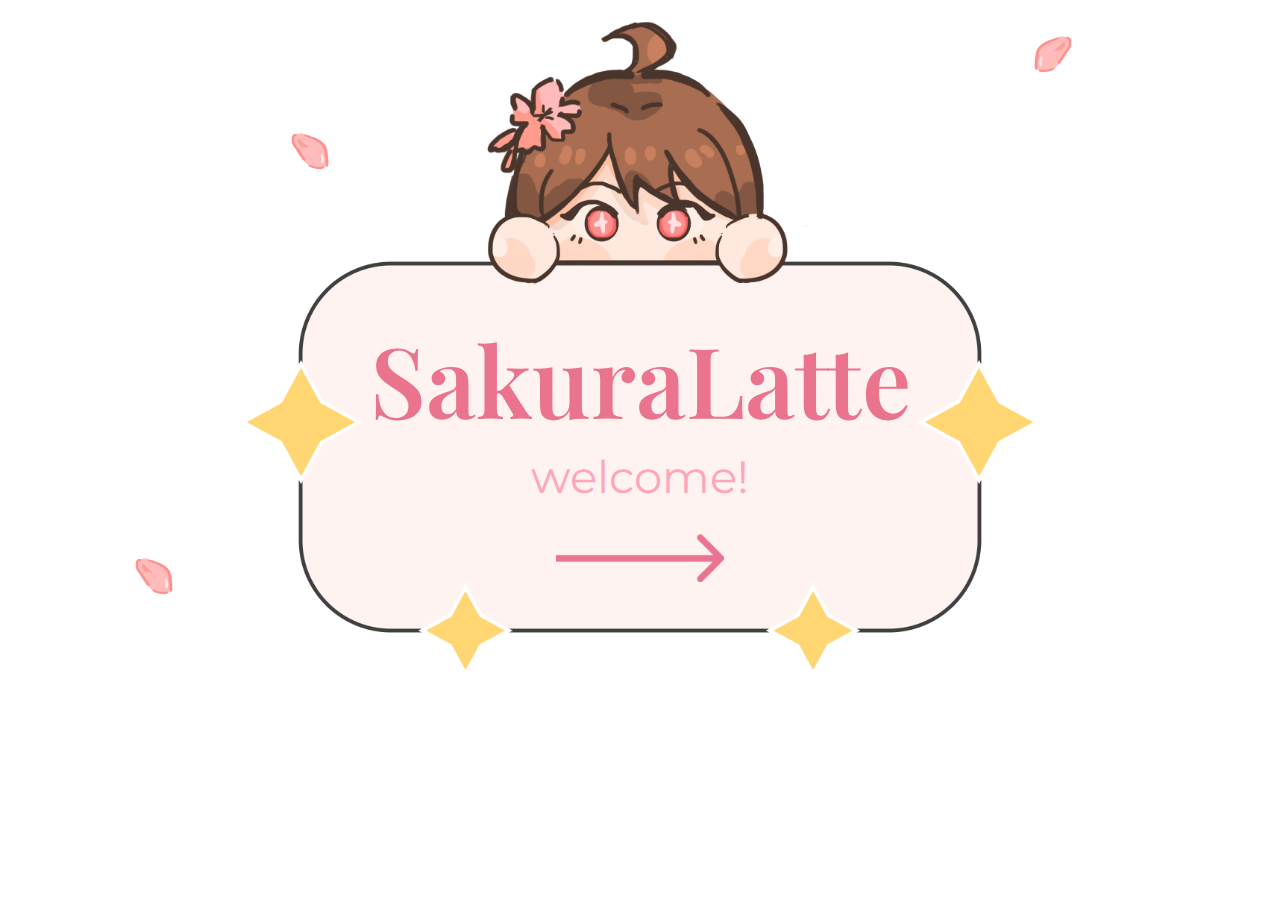
<file: index.html>
<!DOCTYPE html>
<html>

<head>
  <title>SakuraLatte</title>
  <link rel="stylesheet" href="styles.css">
  <link rel="preconnect" href="https://fonts.googleapis.com">
  <link rel="preconnect" href="https://fonts.gstatic.com" crossorigin>
  <link href="https://fonts.googleapis.com/css2?family=Playfair+Display:wght@600&display=swap" rel="stylesheet">
  <link href="https://fonts.googleapis.com/css2?family=Montserrat:wght@500&display=swap" rel="stylesheet">
</head>

<body>
  <!-- CONTENT 1 START -->
  <div style="width: 100%; height: 700px; margin: auto; align-items: left; margin-top: 10px;" id="">

    <!-- CONTENT 1.1 Box START -->
    <div style="width: 100%; height: 40%;margin-bottom: 1%; " id="">
      <a href="index-home.html">
        <div style="width:789.23 px; height: 650px; padding-top: 22px;" class="center" id="intro_content_1"> </div>
      </a>
    </div>
    <!-- CONTENT 1.1 Box END -->

    <!-- CONTENT 1.2 Box top START -->
    <a href="index-home.html">
      <h1 style="text-align: center; position:relative; color: #EA738D;padding-top: 10px;">SakuraLatte</h1>
      <h4 style="text-align: center; position:relative; top:5px; color: #FFA6B9;">welcome!</h4>
    </a>
    <!-- CONTENT 1.2 Box top END -->

    <!-- CONTENT 1.3 Box bottom START -->
    <a href="index-home.html">
      <img src="Assets/ico_Arrow_Right_Pink.png" alt="Right" style="width: 168px; height: auto; margin-top: 35px;"
        class="center">
    </a>
    <!-- CONTENT 1.3 Box bottom END -->

  </div>
  <!-- CONTENT 1 END -->


  <!-- CONTENT 2 START -->

  <!-- CONTENT 2.1 Box Top + Left START -->
  <img src="Assets/Illus_Sakura_Leaf.png" alt="petals" style="position: absolute; width: 100px; height: 100px; left: 262px; top: 101px;
    transform: matrix(-1, 0, 0, 1, 0, 0);">
  <!-- CONTENT 2.1 Box Top + Left END -->

  <!-- CONTENT 2.2 Box Top + Right START -->
  <img src="Assets/Illus_Sakura_Leaf.png" alt="petals"
    style="position: absolute; width: 100px; height: 100px; left: 1001px; top: 4px; ">
  <!-- CONTENT 2.2 Box Top + Right END -->

  <!-- CONTENT 2.3 Box Bottom + Right START -->
  <img src="Assets/Illus_Sakura_Leaf.png" alt="petals" style="position: absolute; width: 100px; height: 100px; left: 1265px; top: 337px; 
    transform: matrix(-1, 0, 0, 1, 0, 0);">
  <!-- CONTENT 2.3 Box Bottom + Right END -->

  <!-- CONTENT 2.4 Box Bottom + Left START -->
  <img src="Assets/Illus_Sakura_Leaf.png" alt="petals" style="position: absolute; width: 100px; height: 100px; left:106px; top: 526px;  
    transform: matrix(-1, 0, 0, 1, 0, 0);">
  <!-- CONTENT 2.4 Box Bottom + Left END -->

  <!-- CONTENT 2 END -->


</body>

</html>
</file>
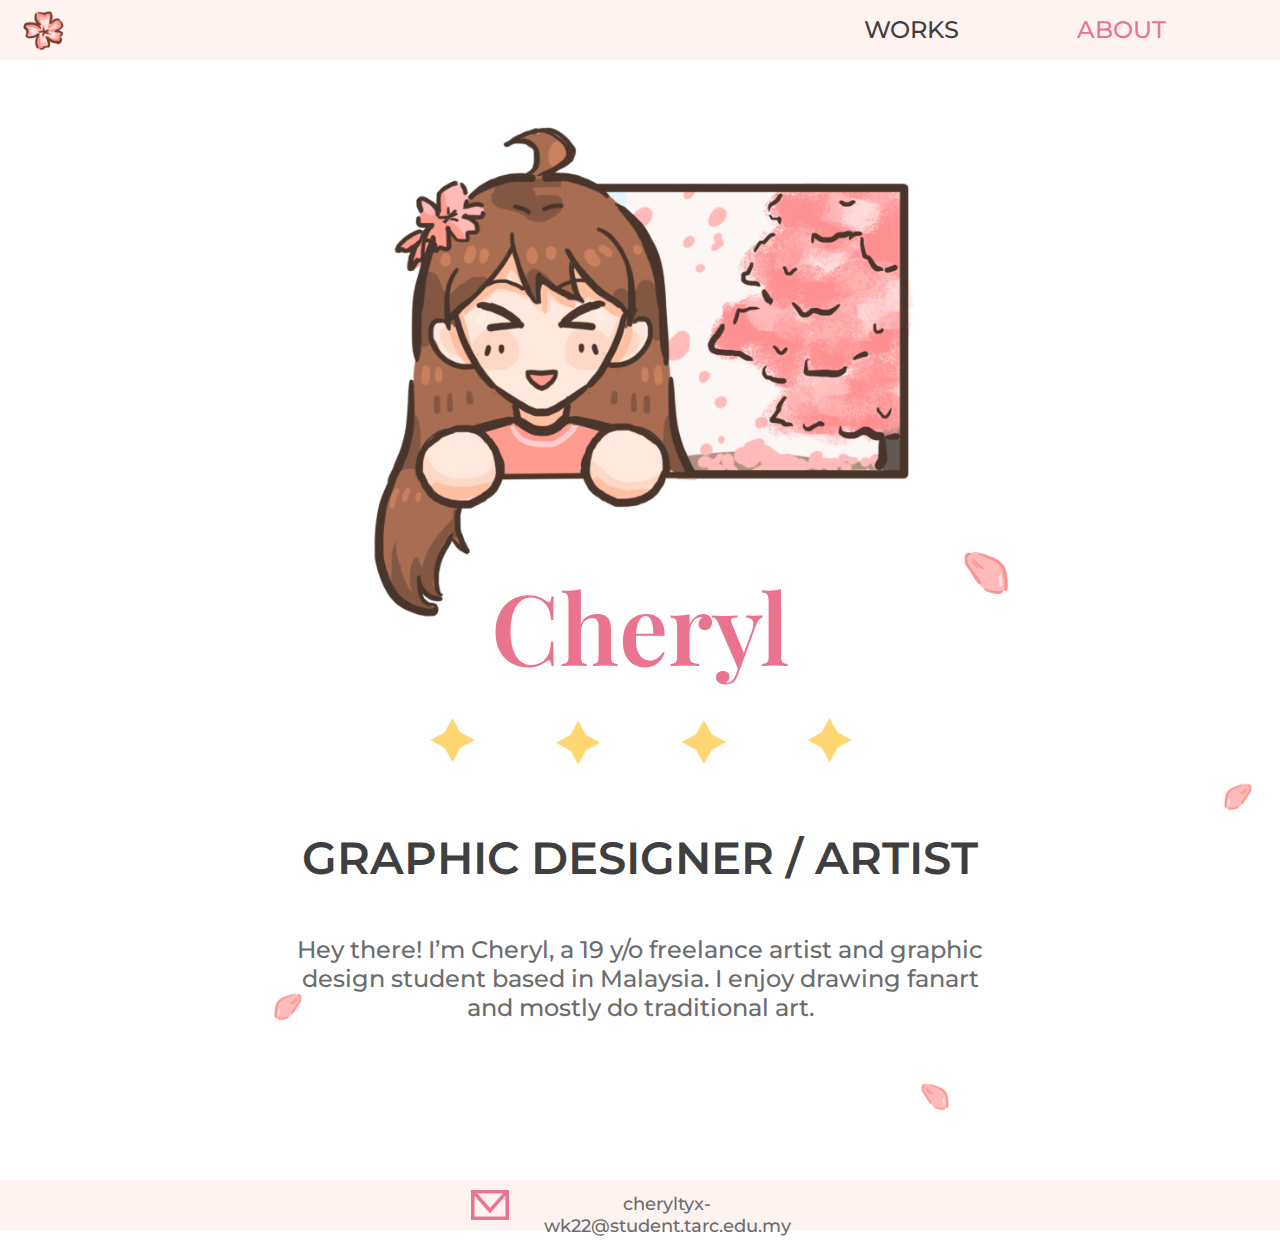
<file: index-about.html>
<!DOCTYPE html>
<html>

<head>
    <title>SakuraLatte</title>
    <link rel="stylesheet" href="styles.css">
    <link rel="preconnect" href="https://fonts.googleapis.com">
    <link rel="preconnect" href="https://fonts.gstatic.com" crossorigin>
    <link href="https://fonts.googleapis.com/css2?family=Playfair+Display:wght@600&display=swap" rel="stylesheet">
    <link href="https://fonts.googleapis.com/css2?family=Montserrat:wght@500&display=swap" rel="stylesheet">
</head>

<body>
    <nav>
        <!-- TOP NAV START -->
        <div style="width: 100%; height: 60px; margin: auto; display: flex; align-items: left; background-color: #FFF3F1;"
            id="">

            <!-- TOP NAV Box 1 START -->
            <div style="width: 20%;height: 80px;margin-left: 1%; " id="">
                <a href="index-home.html">
                    <img src="Assets/Illus_Logo_Sakura.png" alt="Cheryl" style="width:62px; height: 62px;">
                </a>
            </div>
            <!-- TOP NAV Box 1 END -->


            <!-- TOP NAV Box 2 START -->
            <div style="width: 60%;height: 80px;margin-left: 20px; " id=""></div>
            <!-- TOP NAV Box 2 END -->


            <!-- TOP NAV Box 3 START -->
            <div style="width: 20%;height: 80px;margin-left: 20px;  " id="">
                <button>
                    <a href="index-works.html">
                        <h6 style="margin-top: 15px;">WORKS</h6>
                    </a>
                </button>
            </div>
            <!-- TOP NAV Box 3 END -->


            <!-- TOP NAV Box 4 START -->
            <div style="width: 20%;height: 80px;margin-left: 10px;" id="">
                <button style="color: #EA738D;">
                        <h6 style="margin-top: 15px;">ABOUT</h6>
                </button>
            </div>
            <!-- TOP NAV Box 4 END -->
    </nav>
    </div>
    <!-- TOP NAV END -->

    <!-- CONTENT 1 START -->
    <div id="" style="width:100%; height: 550px; margin:auto; align-items: left;">

        <!-- CONTENT 1.1 Start -->
        <div id="" style="width: 60%;"></div>
        <img src="Assets/Illus_Contact.png" alt="contact" style="width: 590px; height: 583px;padding-top: 25px;"
            class="center">
        <!-- CONTENT 1.1 End -->

    </div>
    <!-- CONTENT 1 END -->

    <!-- CONTENT 2 START -->
    <div id="" style="width:100%; height: 100px; margin:auto; align-items: left;">

        <!-- CONTENT 2.1 Start -->
        <h1 style="text-align: center; position:relative; top:-50px; color: #EA738D;">Cheryl</h1>
        <!-- CONTENT 2.1 End -->

    </div>
    <!-- CONTENT 2 END -->

    <!-- CONTENT 3 START -->
    <div id="" style="width:100%; height: 100px; margin:auto; align-items: left;">

        <!-- CONETNT 3.1 Start -->
        <img src="Assets/Illus_Sparkle_about_cropped.png" alt="sparkle" style="width: 437px; height: 63.36px;"
            class="center">
        <!-- CONTENT 3.1 End -->

    </div>
    <!-- CONTENT 3 END -->

    <!-- CONTENT 4 START -->
    <div id="" style="width:100%; height: 350px; margin:auto; align-items: left;padding-top: 10px;">

        <!-- CONETNT 4.1 Start -->
        <h3 style="text-align: center; position:relative;padding-top: 10px; color: #3F3F3F;">GRAPHIC DESIGNER / ARTIST
        </h3>
        <!-- CONTENT 4.1 End -->

        <!-- CONETNT 4.2 Start -->
        <h6 style="text-align: center; position:relative;padding-top: 50px; color: #6C6C6C;">Hey there! I’m Cheryl, a 19
            y/o freelance artist and graphic<br>
            design student based in Malaysia. I enjoy drawing fanart <br>
            and mostly do traditional art.</h6>
        <!-- CONTENT 4.2 End -->

    </div>
    <!-- CONTENT 4 END -->


    <!-- CONTENT 5 START -->

    <!-- Petal 1 START -->
    <img src="Assets/Illus_Sakura_Leaf.png" alt="petals"
        style="position: absolute; width: 117px; height: 117px; left: 930px;top: 514px;transform: matrix(-1, 0, 0, 1, 0, 0);">
    <!-- Petal 1 END -->

    <!-- Petal 2 START -->
    <img src="Assets/Illus_Sakura_Leaf.png" alt="petals"
        style="position: absolute; width: 73px; height: 73px; left: 250px;top: 970px;">
    <!-- Petal 2 END -->

    <!-- Petal 3 START -->
    <img src="Assets/Illus_Sakura_Leaf.png" alt="petals"
        style="position: absolute; width: 73px; height: 73px; left: 900px;top: 1060px;transform: matrix(-1, 0, 0, 1, 0, 0);">
    <!-- Petal 3 END -->

    <!-- Petal 4 START -->
    <img src="Assets/Illus_Sakura_Leaf.png" alt="petals"
        style="position: absolute; width: 73px; height: 73px; left: 1200px;top: 760px;">
    <!-- Petal 4 END -->

    <!-- CONTENT 5 END -->


    <!-- BOTTOM BAR START -->
    <div style="width: 100%; height: 50px; margin: auto; align-items: bottom;display: flex; margin-top: 10px; background-color: #FFF3F1;"
        id="">

        <!-- CONETNT 2.1 Start -->
        <div id="" style="width: 35%;"></div>
        <!-- CONTENT 2.1 End -->

        <!-- CONTENT 2.2 Start -->
        <div id="" style="width: 5%;">
            <img src="Assets/ico_Mail.png" alt="mail"
                style="width: 38.57px; height: 30px; padding: 10px 0;padding-left: 20px;" class="center">
        </div>
        <!-- CONTENT 2.2 End -->

        <!-- CONTENT 2.2 Start -->
        <div id="" style="width: 25%;">
            <div class="captions"
                style="text-align: center; position:relative;color: #6C6C6C;padding: 13px 0;padding-right: 10px;">
                <p>cheryltyx-wk22@student.tarc.edu.my</p>
            </div>
            <!-- CONTENT 2.2 End -->

            <!-- CONTENT 2.3 Start -->
            <div id="" style="width: 35%;"></div>
            <!-- CONTENT 2.3 End -->


        </div>
        <!-- BOTTOM BAR END -->



</body>

</html>
</file>
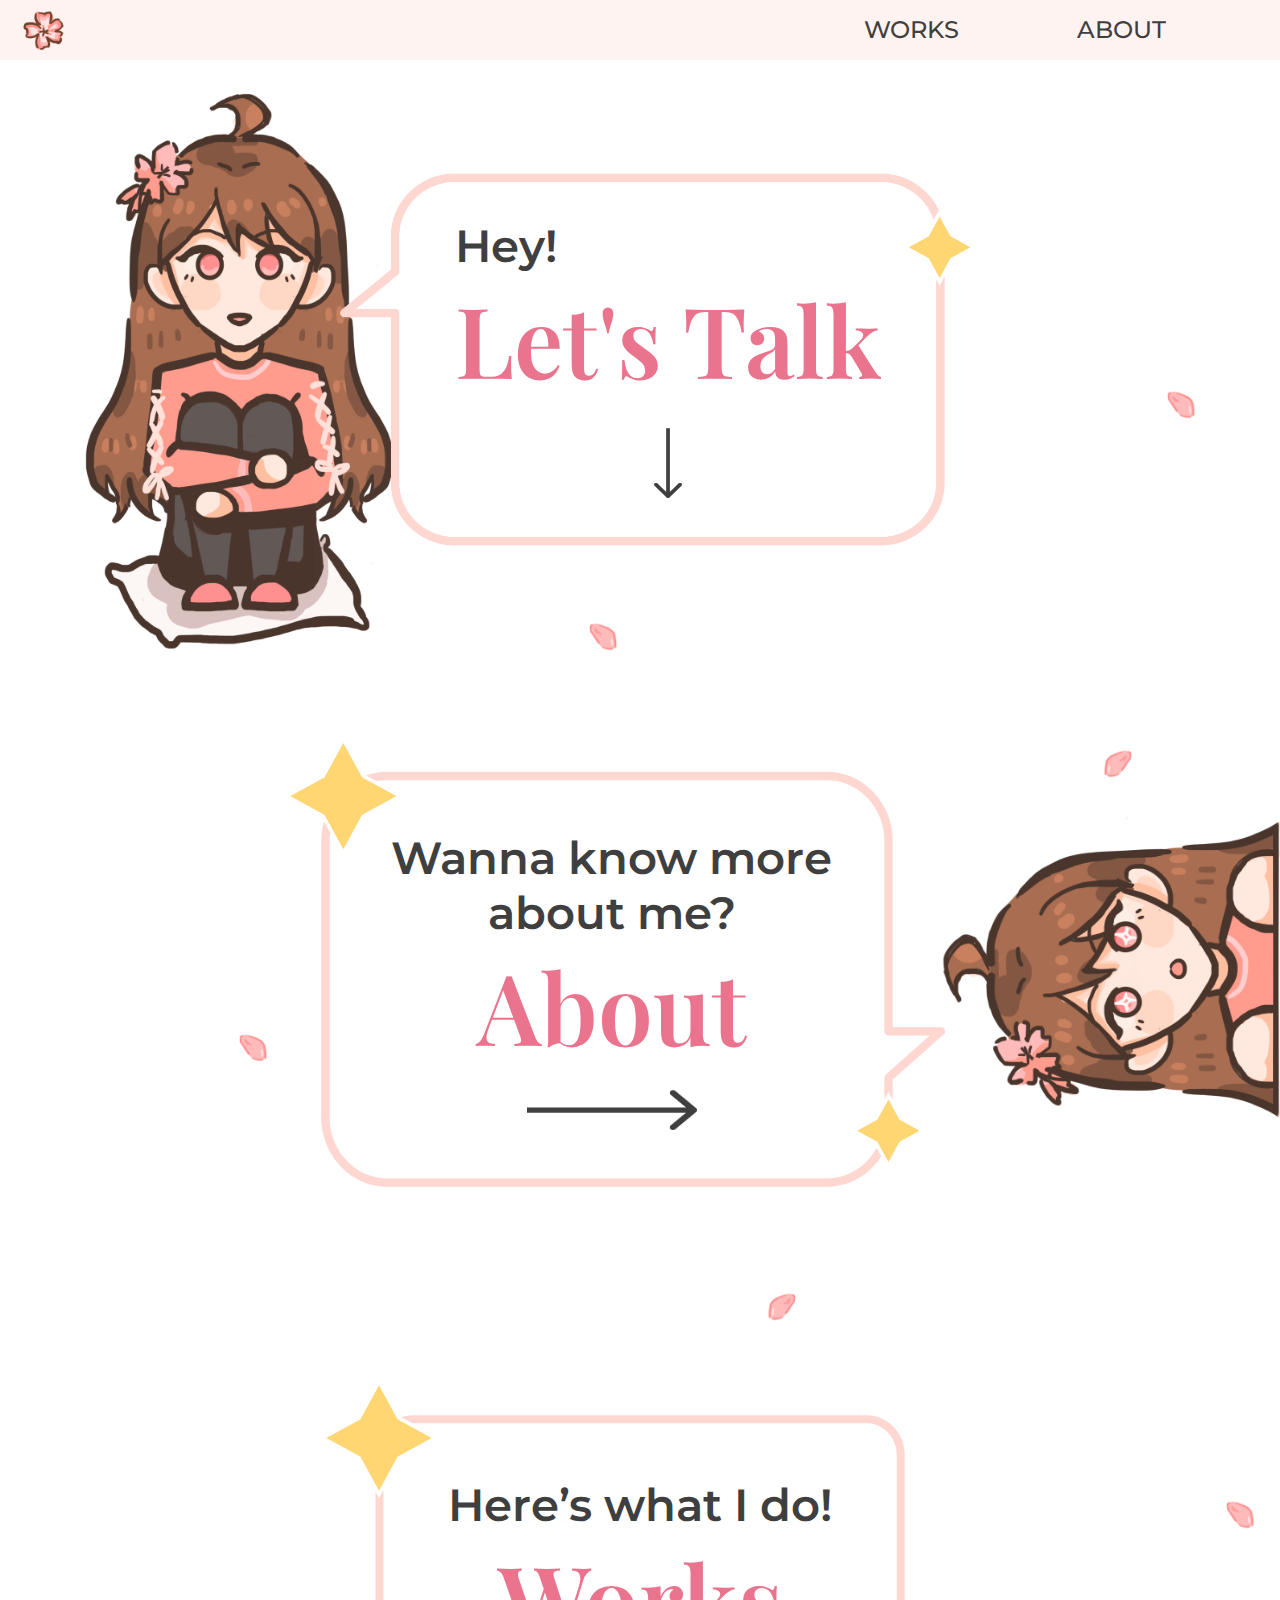
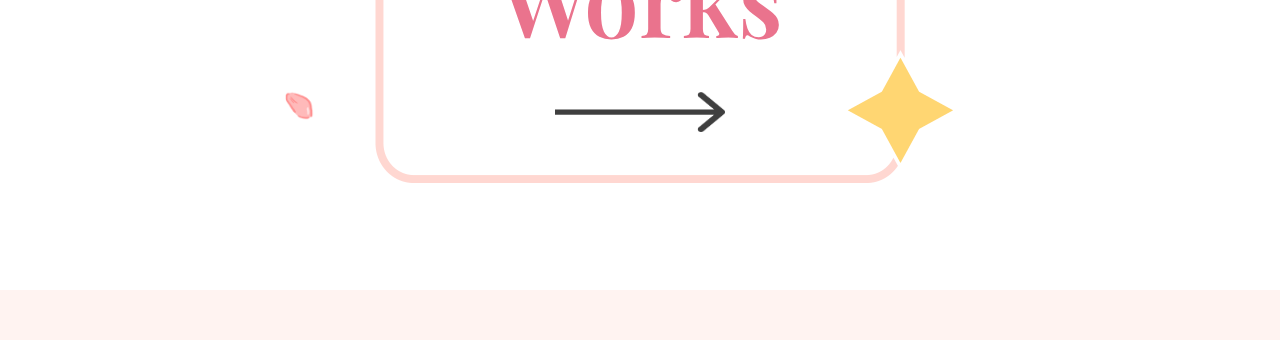
<file: index-home.html>
<!DOCTYPE html>
<html>

<head>
    <title>SakuraLatte</title>
    <link rel="stylesheet" href="styles.css">
    <link rel="preconnect" href="https://fonts.googleapis.com">
    <link rel="preconnect" href="https://fonts.gstatic.com" crossorigin>
    <link href="https://fonts.googleapis.com/css2?family=Playfair+Display:wght@600&display=swap" rel="stylesheet">
    <link href="https://fonts.googleapis.com/css2?family=Montserrat:wght@500&display=swap" rel="stylesheet">
</head>

<body>
    <!-- TOP NAV START -->
    <div style="width: 100%; height: 60px; margin: auto; display: flex; align-items: left; background-color: #FFF3F1;"
        id="">

        <!-- TOP NAV Box 1 START -->
        <div style="width: 20%;height: 80px;margin-left: 1%; " id="">
            <a href="index-home.html">
                <img src="Assets/Illus_Logo_Sakura.png" alt="Cheryl" style="width:62px; height: 62px;">
            </a>
        </div>
        <!-- TOP NAV Box 1 END -->


        <!-- TOP NAV Box 2 START -->
        <div style="width: 60%;height: 80px;margin-left: 20px; " id=""></div>
        <!-- TOP NAV Box 2 END -->


        <!-- TOP NAV Box 3 START -->
        <div style="width: 20%;height: 80px;margin-left: 20px;  " id="">
            <button>
                <a href="index-works.html">
                    <h6 style="margin-top: 15px;">WORKS</h6>
                </a>
            </button>
        </div>
        <!-- TOP NAV Box 3 END -->


        <!-- TOP NAV Box 4 START -->
        <div style="width: 20%;height: 80px;margin-left: 10px;" id="">
            <button>
                <a href="index-about.html">
                    <h6 style="margin-top: 15px;">ABOUT</h6>
                </a>
            </button>
        </div>
        <!-- TOP NAV Box 4 END -->

    </div>
    <!-- TOP NAV END -->

    <!-- CONTENT 1 START -->
    <div style="width: 100%; height: 600px; margin: auto; display: flex; align-items: left;" id="">

        <!-- CONTENT 1.1 Box Left START -->
        <div style="width: 30%; height: 600px;margin-left: 3%; " id="">
            <img src="Assets/Illus_Home_Character.png" alt="Cheryl"
                style="width:354.67px; height: 630px;margin-left: 5%;margin-top: -10px">
        </div>
        <!-- CONTENT 1.1 Box Left END -->


        <!-- CONTENT 1.2 Box Right START -->
        <div style="width: 691px; height: 510px;margin-top: 72px; margin-left: -108px; margin-right: 73px;"
            id="home_content_1">

            <!-- CONTENT 1.2 Box Right + Up START -->
            <div style="width: 100%; height: 200px; margin-left: 141px; margin-top: 86px;" id="section1">
                <h3 style="position:relative; color: #3F3F3F;">Hey!</h3>
                <a href="#section2">
                    <h1 style="position:relative; color: #EA738D;">Let's Talk</h1>
                </a>
            </div>
            <!-- CONTENT 1.2 Box Right + Up END -->


            <!-- CONTENT 1.2 Box Right + Down START -->
            <div style="width: 100%; height: 200px; margin: 10px;" id="section1">
                <a href="#section2">
                    <img src="Assets/ico_Arrow_Down_Black.png" alt="Down"
                        style="width: auto; height: 70px; margin-left: 330px;" class="zoom">
                </a>
            </div>
            <!-- CONTENT 1.2 Box Right + Down END -->

        </div>
        <!-- CONTENT 1.2 Box Right END -->

    </div>
    <!-- CONTENT 1 END -->

    <!-- CONTENT 2 Start -->
    <div id="" style="width:100%; height: 600px; margin:auto; display: flex; align-items: left;padding-top: 10px;">

        <!-- CONTENT 2.1 left Start -->
        <div id="" style="width: 77%; height: 600px; display: block;">
            <div style="width: 728px; height: 500px;float: right; margin: 50px 0 " id="home_content_2">


                <!-- CONTENT 2.1 Box Left + Up START -->
                <div style="width: 100%; height: 350px ;" id="section2">
                    <h3 style="text-align: center; position:relative; color: #3F3F3F; top: 110px;">Wanna know more <br>
                        about me?</h3>
                    <a href="index-about.html">
                        <h1 style="text-align:center; position:relative; color: #EA738D; top: 110px;">About</h1>
                    </a>
                </div>

                <!-- CONTENT 2.1 Box Left + Up END -->

                <!-- CONTENT 2.1 Box Left + Down START -->
                <div style="width: 100%; height: 200px;" id="section2">
                    <a href="index-about.html">
                        <img src="Assets/ico_Arrow_Right_Black.png" alt="right"
                            style="width: 170px; height: 40px;padding-top: 20px;" class="center zoom">
                    </a>
                </div>
            </div>
            <!-- CONTENT 2.1 Box Left + Down END -->

        </div>
        <!-- CONTENT 2.1 End -->

        <!-- CONTENT 2.2 right Start -->
        <div id="" style="width: 23%; margin-left: 10px">
            <img src="Assets/Illus_Home_AboutCharacter_cropped.png" alt="right"
                style="width: 360; height: 381px; padding: 109px 0;float: right;">
        </div>
        <!-- CONTENT 2.2 right END -->

    </div>
    <!-- CONTENT 2 End -->

    <!-- CONTENT 3 Start -->
    <div id=""
        style="width:100%; height: 600px; margin:auto; display: flex; align-items: left;padding-bottom: 10px;padding-top: 10px;">

        <!-- CONTENT 3.1 Start -->
        <div id="" style="width: 20%;">
        </div>
        <!-- CONTENT 3.1 End -->

        <!-- CONTENT 3.2 Start -->
        <div id="" style="width: 60%;">
            <div style="width:680px; height: 450px;margin-top: 75px;" class="center" id="home_content_3">

                <!-- CONTENT 3.2 Box Left + Up START -->
                <div style="width: 100%; height: 300px;" id="">
                    <h3 style="text-align: center; position:relative; color: #3F3F3F; top: 122px;">Here’s what I do!
                    </h3>
                    <a href="index-works.html">
                        <h1 style="text-align:center; position:relative; color: #EA738D; top: 122px;">Works</h1>
                    </a>
                </div>
                <!-- CONTENT 3.2 Box Left + Up END -->

                <!-- CONTENT 3.2 Box Left + Down START -->
                <div style="width: 100%; height:150px;" id="">
                    <a href="index-works.html">
                        <img src="Assets/ico_Arrow_Right_Black.png" alt="right"
                            style="width: 170px; height: 40px;padding-top: 37px;" class="center zoom">
                    </a>
                </div>

            </div>
            <!-- CONTENT 3.2 Box Left + Down END -->
        </div>
    </div>
    <!-- CONTENT 3.2 End -->

    <!-- CONTENT 3.3 Start -->
    <div id="BoxCategory_2" style="width: 20%;">
    </div>
    <!-- CONTENT 3.3 End -->

    </div>
    <!-- CONTENT 3 End -->


    <!-- Petal 1 START -->
    <img src="Assets/Illus_Sakura_Leaf.png" alt="petals"
        style="position: absolute; width: 73px; height: 73px; left: 568px;top: 600px;transform: matrix(-1, 0, 0, 1, 0, 0);">
    <!-- Petal 1 END -->

    <!-- Petal 2 START -->
    <img src="Assets/Illus_Sakura_Leaf.png" alt="petals"
        style="position: absolute; width: 73px; height: 73px; left: 1146px;top: 368px;transform: matrix(-1, 0, 0, 1, 0, 0);">
    <!-- Petal 2 END -->

    <!-- Petal 3 START -->
    <img src="Assets/Illus_Sakura_Leaf.png" alt="petals"
        style="position: absolute; width: 73px; height: 73px; left: 1080px;top: 727px;">
    <!-- Petal 3 END -->

    <!-- Petal 4 START -->
    <img src="Assets/Illus_Sakura_Leaf.png" alt="petals"
        style="position: absolute; width: 73px; height: 73px; left: 744px;top: 1270px;">
    <!-- Petal 4 END -->

    <!-- Petal 5 START -->
    <img src="Assets/Illus_Sakura_Leaf.png" alt="petals"
        style="position: absolute; width: 73px; height: 73px; left: 264px;top: 1669px;transform: matrix(-1, 0, 0, 1, 0, 0);">
    <!-- Petal 5 END -->
    
    <!-- Petal 6 START -->
    <img src="Assets/Illus_Sakura_Leaf.png" alt="petals"
        style="position: absolute; width: 73px; height: 73px; left: 218px;top: 1011px;transform: matrix(-1, 0, 0, 1, 0, 0);">
    <!-- Petal 6 END -->

    <!-- Petal 7 START -->
    <img src="Assets/Illus_Sakura_Leaf.png" alt="petals"
        style="position: absolute; width: 73px; height: 73px; left: 1205px;top: 1478px;transform: matrix(-1, 0, 0, 1, 0, 0);">
    <!-- Petal 7 END -->



    <!-- BOTTOM BAR START -->
    <div style="width: 100%; height: 50px; margin: auto; align-items: bottom; background-color: #FFF3F1;" id="">
    </div>
    <!-- BOTTOM BAR END -->

    

</body>

</html>
</file>
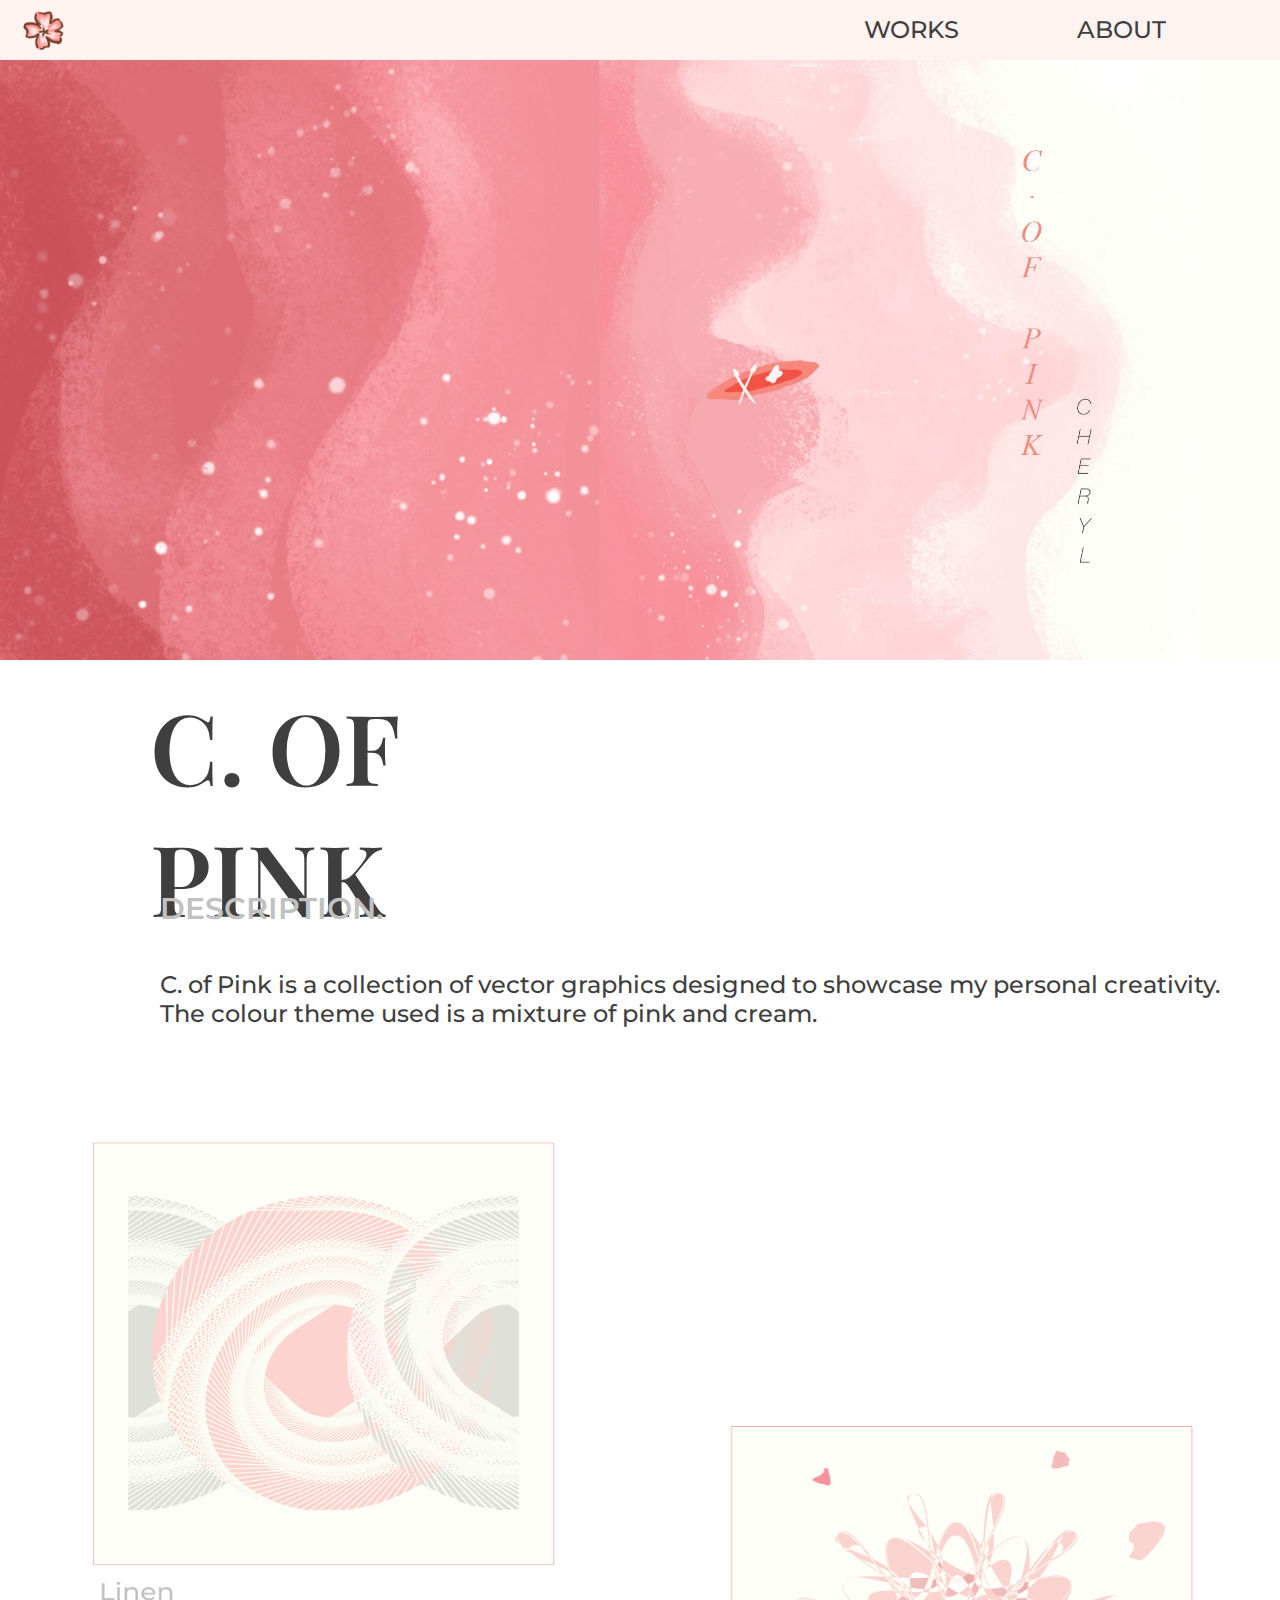
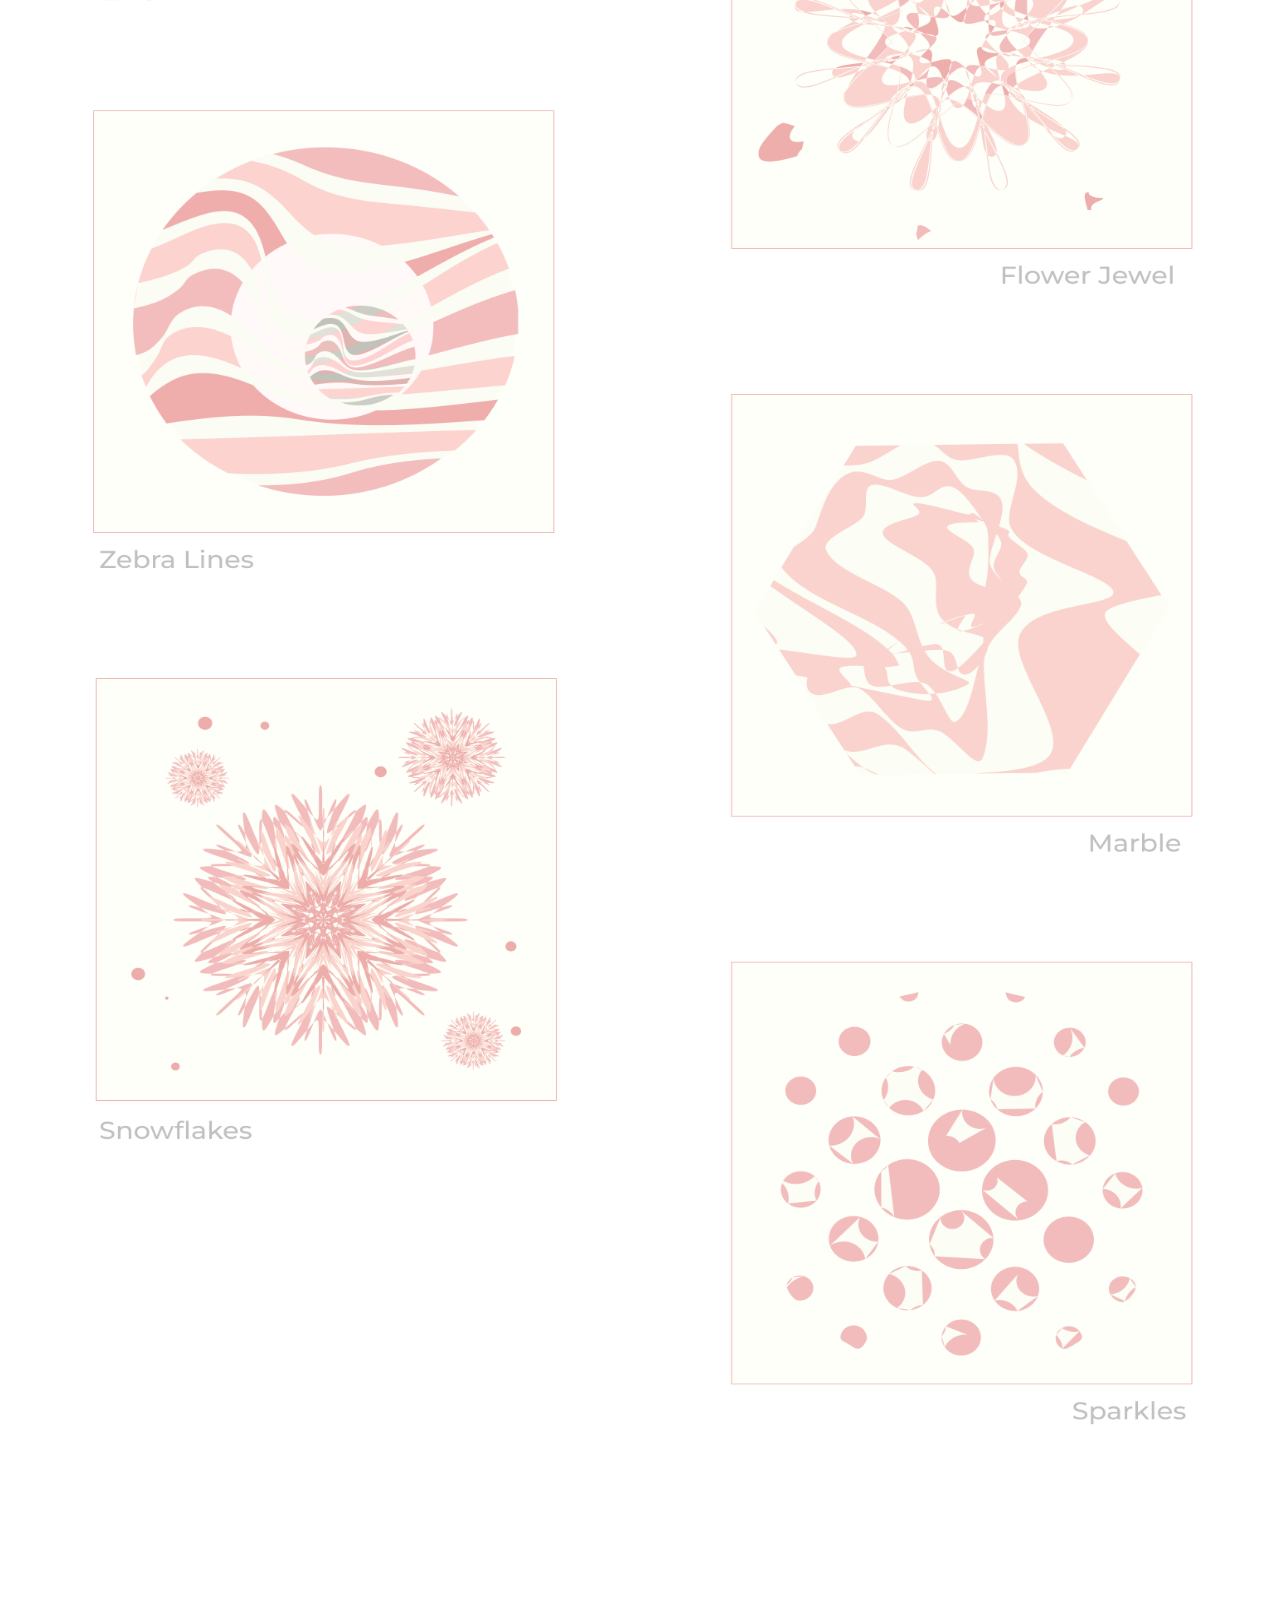
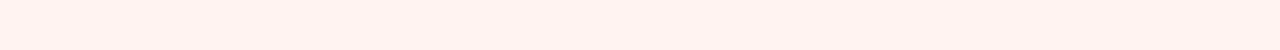
<file: index-project 1.html>
<!DOCTYPE html>
<html>

<head>
    <title>SakuraLatte</title>
    <link rel="stylesheet" href="styles.css">
    <link rel="preconnect" href="https://fonts.googleapis.com">
    <link rel="preconnect" href="https://fonts.gstatic.com" crossorigin>
    <link href="https://fonts.googleapis.com/css2?family=Playfair+Display:wght@600&display=swap" rel="stylesheet">
    <link href="https://fonts.googleapis.com/css2?family=Montserrat:wght@500&display=swap" rel="stylesheet">
</head>

<body>
    <!-- TOP NAV START -->
    <div style="width: 100%; height: 60px; margin: auto; display: flex; align-items: left; background-color: #FFF3F1;"
        id="">

        <!-- TOP NAV Box 1 START -->
        <div style="width: 20%;height: 80px;margin-left: 1%; " id="">
            <a href="index-home.html">
                <img src="Assets/Illus_Logo_Sakura.png" alt="Cheryl" style="width:62px; height: 62px;">
            </a>
        </div>
        <!-- TOP NAV Box 1 END -->


        <!-- TOP NAV Box 2 START -->
        <div style="width: 60%;height: 80px;margin-left: 20px; " id=""></div>
        <!-- TOP NAV Box 2 END -->


        <!-- TOP NAV Box 3 START -->
        <div style="width: 20%;height: 80px;margin-left: 20px;  " id="">
            <button>
                <a href="index-works.html"><h6 style="margin-top: 15px;">WORKS</h6></a>
            </button>
        </div>
        <!-- TOP NAV Box 3 END -->


        <!-- TOP NAV Box 4 START -->
        <div style="width: 20%;height: 80px;margin-left: 10px;" id="">
            <button>
                <a href="index-about.html"><h6 style="margin-top: 15px;">ABOUT</h6></a>
            </button>
        </div>
        <!-- TOP NAV Box 4 END -->

    </div>
    <!-- TOP NAV END -->


    <!-- CONTENT 1 START -->
    <div style="width: 100%; height: 600px; margin: auto; display: flex; align-items: left;" class="light" id="">
        <img src="Assets/Img_Ocean.jpg" alt="sea">
    </div>
    <!-- CONTENT 1 END -->

    <!-- CONTENT 2 START -->
    <div style="width: 100%; height: 200px; margin: auto; display: flex;margin-top: 10px;" id="">

        <!-- CONTENT 2.1 Start -->
        <div id="" style="width: 50%;">
            <h1 style="color: #3F3F3F;text-align: left;padding-top: 10px;padding-left: 150px;">C. OF PINK</h1>
        </div>
        <!-- CONTENT 2.1 End -->

        <!-- CONTENT 2.2 Start -->
        <div id="" style="width: 50%;"></div>
        <!-- CONTENT 2.2 End -->

    </div>
    <!-- CONTENT 2 END -->

    <!-- CONTENT 3 START -->
    <div style="width: 100%; height: 50px; margin: auto; display: flex; align-items: left; margin-top: 10px;" id="">

        <!-- Section 3.1 Start -->
        <div id="" style="width: 30%;">
            <h5 style="color: #C1C1C1; text-align: left;padding-top: 10px;padding-left: 160px;">DESCRIPTION.</h5>
        </div>
        <!-- Section 3.1 End -->

        <!-- Section 3.2 Start -->
        <div id="" style="width: 70%;"></div>
        <!-- Section 3.2 End -->

    </div>
    <!-- CONTENT 3 END -->

    <!-- CONTENT 4 START -->
    <div style="width: 100%; height: 150px; margin: auto; display: flex; align-items: left;margin-top: 10px;" id="">
        <h6 style="color: #3F3F3F;text-align: left;padding: 30px 0;padding-left: 160px;">C. of Pink is a collection of
            vector graphics designed to
            showcase my personal creativity.<br> The colour theme used is a mixture of pink and cream.</h6>
    </div>
    <!-- CONTENT 4 END -->

    <!-- CONTENT 5 START -->
    <div style="width: 100%; height: 2100px; margin: auto; display: flex; align-items: left;margin-top: 10px;"
        id="">

        <!-- CONTENT 5.1 Start -->
        <div id="" style="width: 50%;padding-right: 5px;">
            <img src="Assets/vector.png" alt="left" style="width: 505px;height: 1952px;" class="center">
        </div>
        <!-- CONTENT 5.1 End -->

        <!-- CONTENT 5.2 Start -->
        <div id="" style="width: 50%;padding-left: 5px;">
            <img src="Assets/vector 2.png" alt="left" style="width: 505px;height: 1952px;"class="center">
        </div>
        <!-- CONTENT 5.2 End -->

    </div>
    <!-- CONTENT 5 END -->


    <!-- BOTTOM BAR START -->
    <div style="width: 100%; height: 50px; margin: auto; align-items: bottom; background-color: #FFF3F1;" id="">
    </div>
    <!-- BOTTOM BAR END -->

</body>

</html>
</file>
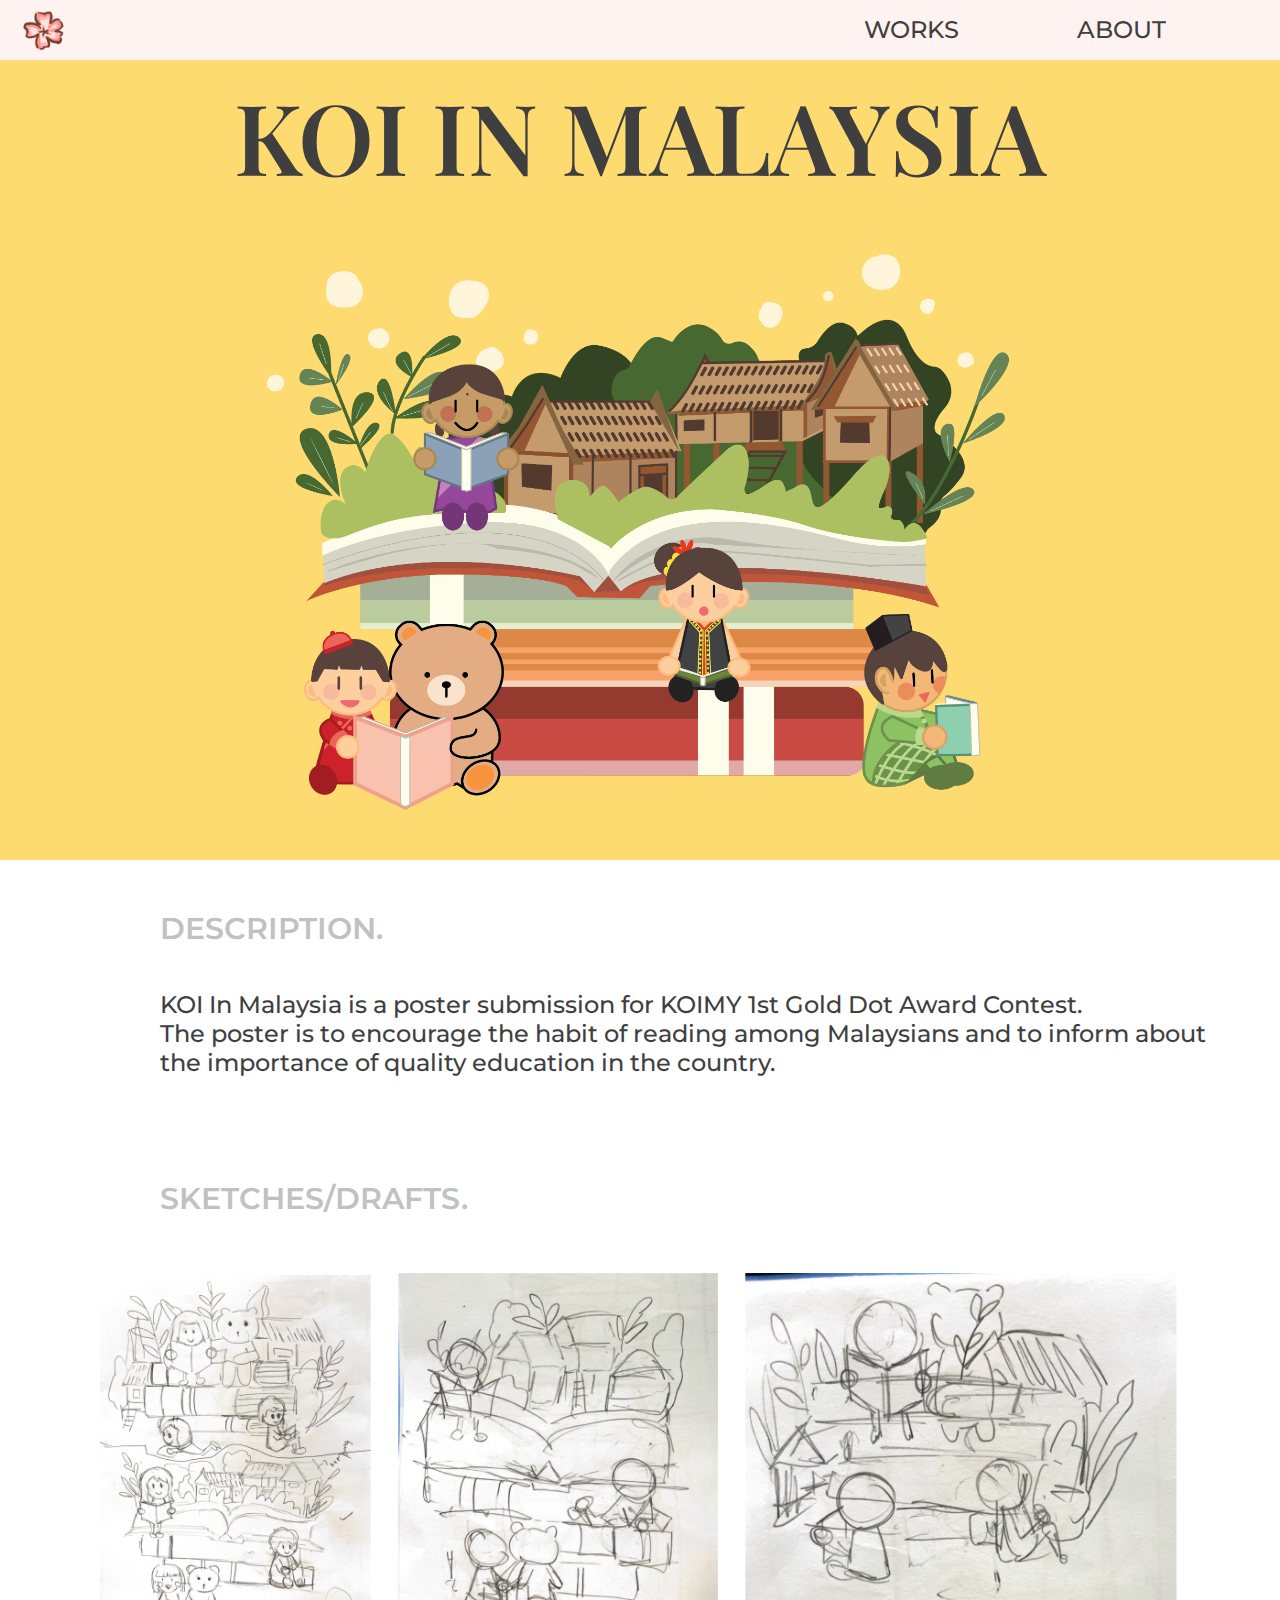
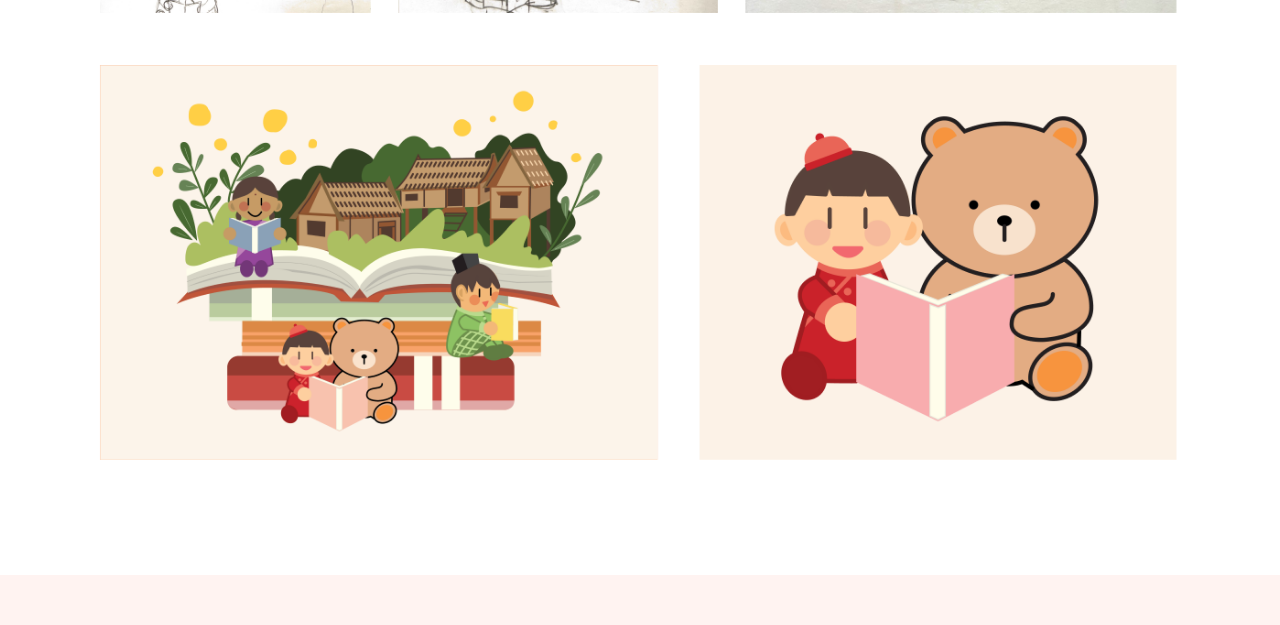
<file: index-project 2.html>
<!DOCTYPE html>
<html>

<head>
    <title>SakuraLatte</title>
    <link rel="stylesheet" href="styles.css">
    <link rel="preconnect" href="https://fonts.googleapis.com">
    <link rel="preconnect" href="https://fonts.gstatic.com" crossorigin>
    <link href="https://fonts.googleapis.com/css2?family=Playfair+Display:wght@600&display=swap" rel="stylesheet">
    <link href="https://fonts.googleapis.com/css2?family=Montserrat:wght@500&display=swap" rel="stylesheet">
</head>

<body>
    <!-- TOP NAV START -->
    <div style="width: 100%; height: 60px; margin: auto; display: flex; align-items: left; background-color: #FFF3F1;"
        id="">

        <!-- TOP NAV Box 1 START -->
        <div style="width: 20%;height: 80px;margin-left: 1%; " id="">
            <a href="index-home.html">
                <img src="Assets/Illus_Logo_Sakura.png" alt="Cheryl" style="width:62px; height: 62px;">
            </a>
        </div>
        <!-- TOP NAV Box 1 END -->

        <!-- TOP NAV Box 2 START -->
        <div style="width: 60%;height: 80px;margin-left: 20px; " id=""></div>
        <!-- TOP NAV Box 2 END -->

        <!-- TOP NAV Box 3 START -->
        <div style="width: 20%;height: 80px;margin-left: 20px;  " id="">
            <button>
                <a href="index-works.html">
                    <h6 style="margin-top: 15px;">WORKS</h6>
                </a>
            </button>
        </div>
        <!-- TOP NAV Box 3 END -->

        <!-- TOP NAV Box 4 START -->
        <div style="width: 20%;height: 80px;margin-left: 10px;" id="">
            <button>
                <a href="index-about.html">
                    <h6 style="margin-top: 15px;">ABOUT</h6>
                </a>
            </button>
        </div>
        <!-- TOP NAV Box 4 END -->

    </div>
    <!-- TOP NAV END -->


    <!-- CONTENT 1 START -->
    <div style="width: 100%; height: 150px; margin: auto; display: flex; align-items: left;" class="yellowbox" id="">
        <h1 style="color: #3F3F3F;padding-top: 10px;" class="center">KOI IN MALAYSIA</h1>
    </div>
    <!-- CONTENT 1 END -->

    <!-- CONTENT 2 START -->
    <div style="width: 100%; height: 650px; margin: auto; display: flex; align-items: left;" class="yellowbox" id="">
        <img src="Assets/Img_koi_poster.png" alt="drawing" style="height: 650px;" class="center">
    </div>

    <div style="width: 100%; height: 30px; margin: auto; display: flex; align-items: left;" id=""></div>
    <!-- CONTENT 2 START -->


    <!-- CONTENT 3 START -->
    <div style="width: 100%; height: 50px; margin: auto; display: flex; align-items: left; margin-top: 10px;" id="">

        <!-- Section 3.1 Start -->
        <div id="" style="width: 30%;">
            <h5 style="color: #C1C1C1; text-align: left;padding-top: 10px;padding-left: 160px;">DESCRIPTION.</h5>
        </div>
        <!-- Section 3.1 End -->

        <!-- Section 3.2 Start -->
        <div id="" style="width: 70%;"></div>
        <!-- Section 3.2 End -->

    </div>
    <!-- CONTENT 3 END -->

    <!-- CONTENT 4 START -->
    <div style="width: 100%; height: 200px; margin: auto; display: flex; align-items: left;margin-top: 10px;" id="">
        <h6 style="color: #3F3F3F;text-align: left;padding: 30px 0;padding-left: 160px;">
            KOI In Malaysia is a poster submission for KOIMY 1st Gold Dot Award Contest.
            <br>
            The poster is to encourage the habit of reading among Malaysians and to inform about
            <br>
            the importance of quality education in the country.
        </h6>
    </div>
    <!-- CONTENT 4 END -->

    <!-- CONTENT 5 START -->
    <div style="width: 100%; height: 50px; margin: auto; display: flex; align-items: left; margin-top: 10px;" id="">

        <!-- Section 5.1 Start -->
        <div id="" style="width: 50%;">
            <h5 style="color: #C1C1C1; text-align: left;padding-top: 10px;padding-left: 160px;">SKETCHES/DRAFTS.
            </h5>
        </div>
        <!-- Section 5.1 End -->

        <!-- Section 5.2 Start -->
        <div id="" style="width: 50%;"></div>
        <!-- Section 5.2 End -->

    </div>
    <!-- CONTENT 5 END -->

    <!-- CONTENT 6 START -->
    <div style="width: 100%; height: 425px; margin: auto; display: flex; align-items: left;margin-top: 10px;" id="">
        <img src="Assets/Img_project2(1).png" alt="sketch" style="height: 425px;" class="center">

    </div>
    <!-- CONTENT 6 END -->

    <!-- CONTENT 7 START -->
    <div style="width: 100%; height: 510px; margin: auto; display: flex; align-items: left;margin-top: 10px;" id="">
        <img src="Assets/Img_project2(2).png" alt="sketch" style="height: 425px;" class="center">

    </div>
    <!-- CONTENT 7 END -->

    <!-- BOTTOM BAR START -->
    <div style="width: 100%; height: 50px; margin: auto; align-items: bottom; background-color: #FFF3F1;" id="">
    </div>
    <!-- BOTTOM BAR END -->

</body>

</html>
</file>
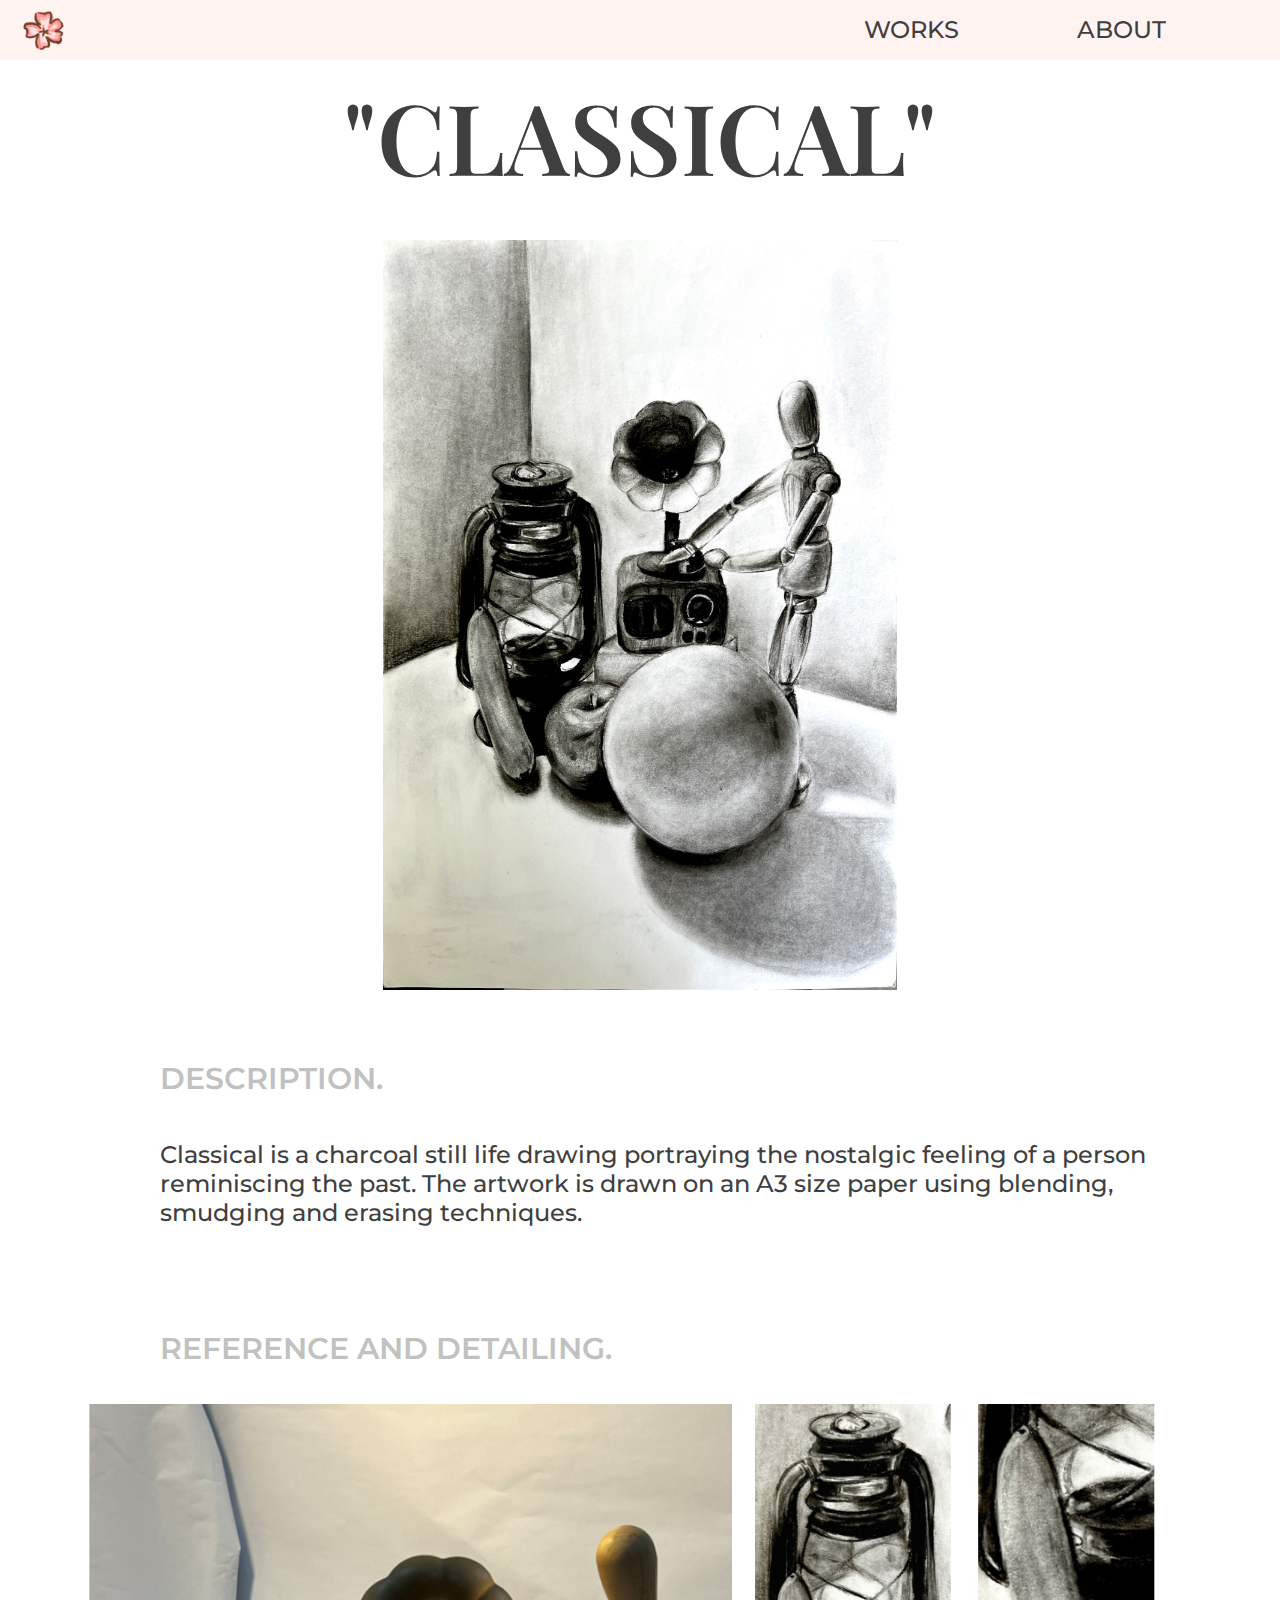
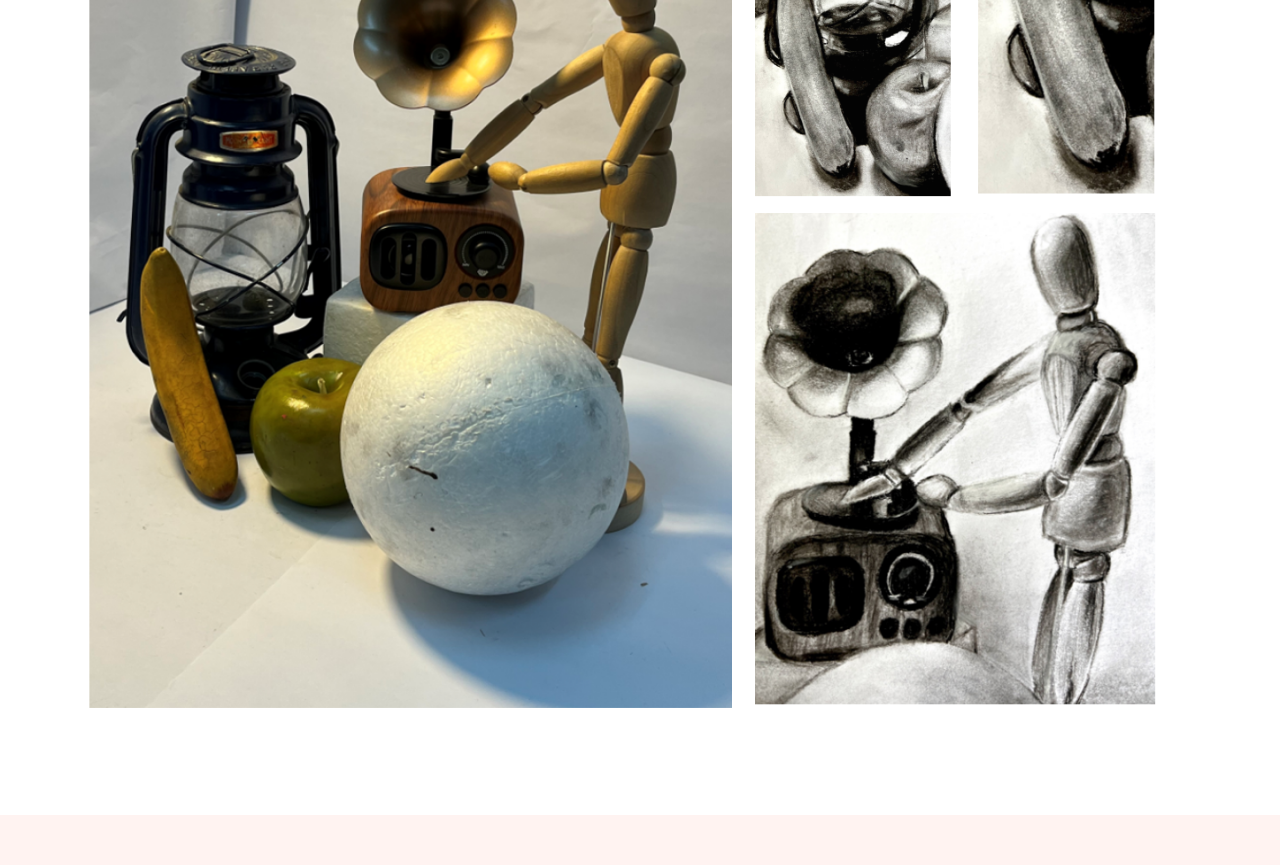
<file: index-project 3.html>
<!DOCTYPE html>
<html>

<head>
    <title>SakuraLatte</title>
    <link rel="stylesheet" href="styles.css">
    <link rel="preconnect" href="https://fonts.googleapis.com">
    <link rel="preconnect" href="https://fonts.gstatic.com" crossorigin>
    <link href="https://fonts.googleapis.com/css2?family=Playfair+Display:wght@600&display=swap" rel="stylesheet">
    <link href="https://fonts.googleapis.com/css2?family=Montserrat:wght@500&display=swap" rel="stylesheet">
</head>

<body>
    <!-- TOP NAV START -->
    <div style="width: 100%; height: 60px; margin: auto; display: flex; align-items: left; background-color: #FFF3F1;"
        id="">

        <!-- TOP NAV Box 1 START -->
        <div style="width: 20%;height: 80px;margin-left: 1%; " id="">
            <a href="index-home.html">
                <img src="Assets/Illus_Logo_Sakura.png" alt="Cheryl" style="width:62px; height: 62px;">
            </a>
        </div>
        <!-- TOP NAV Box 1 END -->

        <!-- TOP NAV Box 2 START -->
        <div style="width: 60%;height: 80px;margin-left: 20px; " id=""></div>
        <!-- TOP NAV Box 2 END -->

        <!-- TOP NAV Box 3 START -->
        <div style="width: 20%;height: 80px;margin-left: 20px;  " id="">
            <button>
                <a href="index-works.html">
                    <h6 style="margin-top: 15px;">WORKS</h6>
                </a>
            </button>
        </div>
        <!-- TOP NAV Box 3 END -->


        <!-- TOP NAV Box 4 START -->
        <div style="width: 20%;height: 80px;margin-left: 10px;" id="">
            <button>
                <a href="index-about.html">
                    <h6 style="margin-top: 15px;color: #3F3F3F;">ABOUT</h6>
                </a>
            </button>
        </div>
        <!-- TOP NAV Box 4 END -->

    </div>
    <!-- TOP NAV END -->


    <!-- CONTENT 1 START -->
    <div style="width: 100%; height: 150px; margin: auto; display: flex; align-items: left;" id="">
        <h1 style="color: #3F3F3F;padding-top: 10px;" class="center">"CLASSICAL"</h1>
    </div>
    <!-- CONTENT 1 END -->

    <!-- CONTENT 2 START -->
    <div style="width: 100%; height: 830px; margin: auto; display: flex; align-items: left;" id="">
        <img src="Assets/Img_artwork_project 3.jpg" alt="drawing" style="height: 750px;padding-top: 30px;"
            class="center">
    </div>
    <!-- CONTENT 2 START -->

    <!-- CONTENT 3 START -->
    <div style="width: 100%; height: 50px; margin: auto; display: flex; align-items: left; margin-top: 10px;" id="">

        <!-- Section 3.1 Start -->
        <div id="" style="width: 30%;">
            <h5 style="color: #C1C1C1; text-align: left;padding-top: 10px;padding-left: 160px;">DESCRIPTION.</h5>
        </div>
        <!-- Section 3.1 End -->

        <!-- Section 3.2 Start -->
        <div id="" style="width: 70%;"></div>
        <!-- Section 3.2 End -->

    </div>
    <!-- CONTENT 3 END -->

    <!-- CONTENT 4 START -->
    <div style="width: 100%; height: 200px; margin: auto; display: flex; align-items: left;margin-top: 10px;" id="">
        <h6 style="color: #3F3F3F;text-align: left;padding: 30px 0;padding-left: 160px;">
            Classical is a charcoal still life drawing portraying the nostalgic feeling of a person
            <br> reminiscing the past. The artwork is drawn on an A3 size paper using blending,
            <br> smudging and erasing techniques.
        </h6>
    </div>
    <!-- CONTENT 4 END -->

    <!-- CONTENT 5 START -->
    <div style="width: 100%; height: 50px; margin: auto; display: flex; align-items: left; margin-top: 10px;" id="">

        <!-- Section 5.1 Start -->
        <div id="" style="width: 50%;">
            <h5 style="color: #C1C1C1; text-align: left;padding-top: 10px;padding-left: 160px;">REFERENCE AND DETAILING.
            </h5>
        </div>
        <!-- Section 5.1 End -->

        <!-- Section 5.2 Start -->
        <div id="" style="width: 50%;"></div>
        <!-- Section 5.2 End -->

    </div>
    <!-- CONTENT 5 END -->

    <!-- CONTENT 6 START -->
    <div style="width: 100%; height: 1035px; margin: auto; display: flex;margin-top: 10px;" id="">

        <!-- Section 6.1 Start -->
        <div id="" style="width: 59%;">
            <img src="Assets/Img_project3(1).png" alt="left" style="height: 950px;float: right;">
        </div>
        <!-- Section 6.1 End -->

        <!-- Section 6.2 Start -->
        <div id="" style="width: 41%;">
            <img src="Assets/Img_project3(2).png" alt="left" style="height: 950px;float: left;">
        </div>
        <!-- Section 6.2 End -->

    </div>
    <!-- CONTENT 6 END -->


    <!-- BOTTOM BAR START -->
    <div style="width: 100%; height: 50px; margin: auto; align-items: bottom; background-color: #FFF3F1;" id="">
    </div>
    <!-- BOTTOM BAR END -->

</body>

</html>
</file>
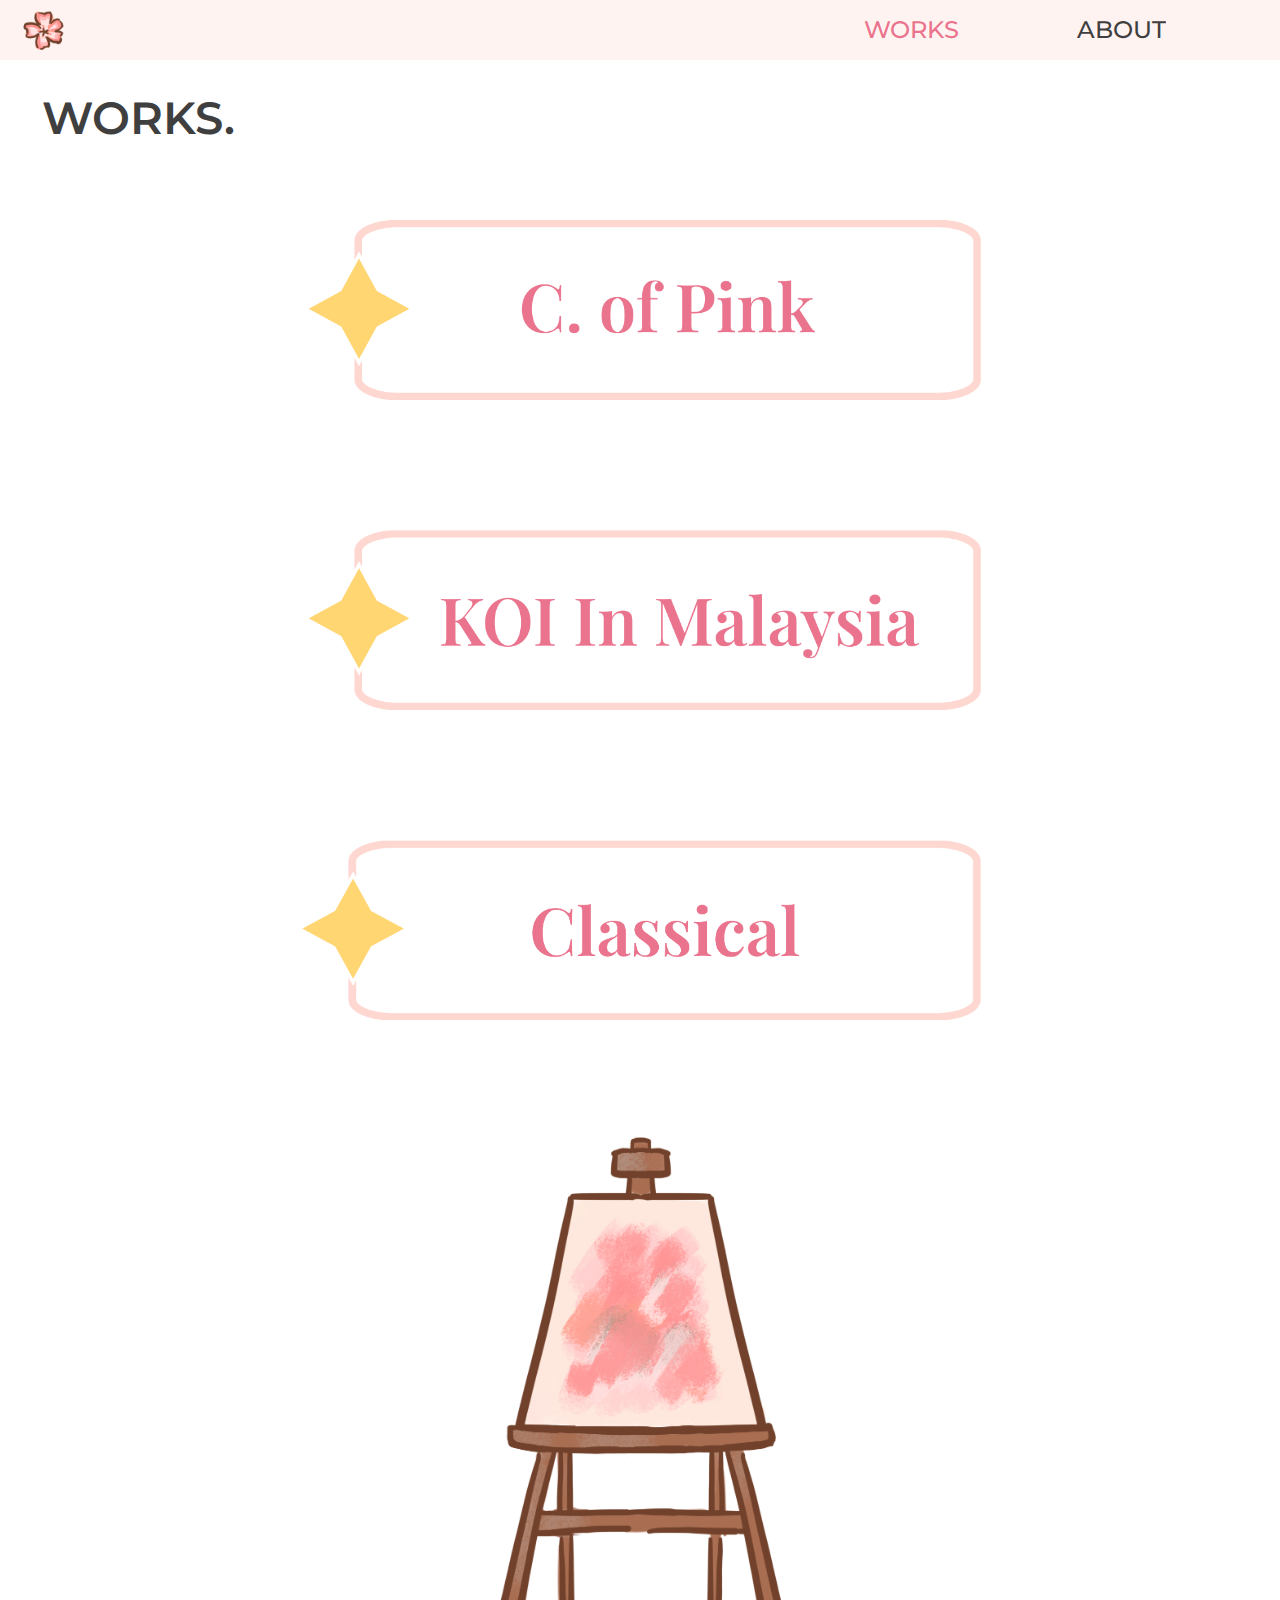
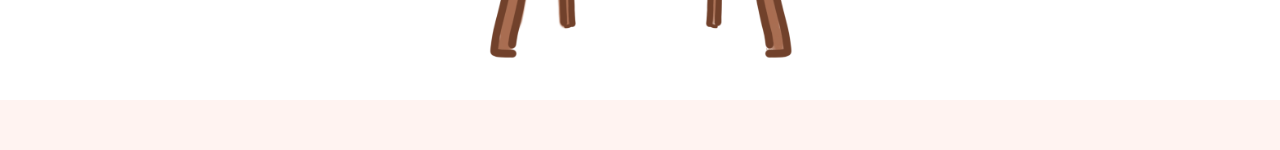
<file: index-works.html>
<!DOCTYPE html>
<html>

<head>
    <title>SakuraLatte</title>
    <link rel="stylesheet" href="styles.css">
    <link rel="preconnect" href="https://fonts.googleapis.com">
    <link rel="preconnect" href="https://fonts.gstatic.com" crossorigin>
    <link href="https://fonts.googleapis.com/css2?family=Playfair+Display:wght@600&display=swap" rel="stylesheet">
    <link href="https://fonts.googleapis.com/css2?family=Montserrat:wght@500&display=swap" rel="stylesheet">

</head>

<body>
    <nav>
        <!-- TOP NAV START -->
        <div style="width: 100%; height: 60px; margin: auto; display: flex; align-items: left; background-color: #FFF3F1;"
            id="">

            <!-- TOP NAV Box 1 START -->
            <div style="width: 20%;height: 80px;margin-left: 1%; " id="">
                <a href="index-home.html">
                    <img src="Assets/Illus_Logo_Sakura.png" alt="Cheryl" style="width:62px; height: 62px;">
                </a>
            </div>
            <!-- TOP NAV Box 1 END -->


            <!-- TOP NAV Box 2 START -->
            <div style="width: 60%;height: 80px;margin-left: 20px; " id=""></div>
            <!-- TOP NAV Box 2 END -->


            <!-- TOP NAV Box 3 START -->
            <div style="width: 20%;height: 80px;margin-left: 20px;  " id="">
                <button style="color: #EA738D;">
                    <h6 style="margin-top: 15px;">WORKS</h6>
                </button>
            </div>
            <!-- TOP NAV Box 3 END -->


            <!-- TOP NAV Box 4 START -->
            <div style="width: 20%;height: 80px;margin-left: 10px;" id="">
                <button>
                    <a href="index-about.html">
                        <h6 style="margin-top: 15px;">ABOUT</h6>
                    </a>
                </button>
            </div>
            <!-- TOP NAV Box 4 END -->
    </nav>
    </div>
    <!-- TOP NAV END -->

    <!-- CONTENT 1 START -->
    <div style="width: 100%; height: 80px; margin: auto; display: flex; align-items: left; margin-top: 10px;" id="">

        <!-- CONTENT 1.1 Box Left START -->
        <div style="width: 25%; height: 80px; " id="">
            <h3 style="color: #3F3F3F;padding-top: 20px;text-align: right;padding-right: 80px;">WORKS.</h3>
        </div>
        <!-- CONTENT 1.1 Box Left END -->

        <!-- CONTENT 1.2 Box Left START -->
        <div style="width: 75%; height: 80px;margin-left: 20px; " id="">
        </div>
        <!-- CONTENT 1.2 Box Left END -->
    </div>
    <!-- CONTENT 1 END -->


    <!-- CONTENT 2  START -->
    <div style="width: 100%; height: 920px; margin: auto; align-items: left; margin-top: 10px;" id="">

        <!-- CONTENT 2.1 Box Left START -->
        <div style="width: 100%; height: 300px; margin-bottom: 10px; " id="">
            <a href="index-project 1.html">
                <img src="Assets/Group 3.png" alt="1" style="width: 690px; height: 180px;padding-top: 60px;"
                    class="center zoom">
            </a>
        </div>
        <!-- CONTENT 2.1 Box Left END -->

        <!-- CONTENT 2.2 Box Left START -->
        <div style="width: 100%; height: 300px; margin-bottom: 10px " id="">
            <a href="index-project 2.html">
                <img src="Assets/Group 2.png" alt="2" style="width: 690px; height: 180px;padding-top: 60px;"
                    class="center zoom">
            </a>
        </div>
        <!-- CONTENT 2.2 Box Left END -->

        <!-- CONTENT 2.3 Box Left START -->
        <div style="width: 100%; height: 300px; " id="">
            <a href="index-project 3.html">
                <img src="Assets/Group 1.png" alt="3" style="width: 690px; height: 180px;padding-top: 60px;"
                    class="center zoom">
            </a>
        </div>
        <!-- CONTENT 2.3 Box Left END -->
    </div>
    <!-- CONTENT 2 END -->


    <!-- CONTENT 3 START -->
    <div style="width: 100%; height: 600px; margin: auto; display: flex; align-items: left; margin-top: 10px " id="">

        <!-- CONTENT 3.1 Box Left START -->
        <div style="width: 25%; height: 600px; " id=""></div>
        <!-- CONTENT 3.1 Box Left END -->

        <!-- CONTENT 3.2 Box Left START -->
        <div style="width: 50%; height: 600px;margin-left: 20px " id="">
            <img src="Assets/Illus_Work_Character.png" alt="paint" style="width: 359px; height: 620px;" class="center">
        </div>
        <!-- CONTENT 3.2 Box Left END -->

        <!-- CONTENT 3.3 Box Left START -->
        <div style="width: 25%; height: 600px;margin-left: 20px " id=""></div>
        <!-- CONTENT 3.3 Box Left END -->
    </div>
    <!-- CONTENT 3 END -->


    <!-- BOTTOM BAR START -->
    <div style="width: 100%; height: 50px; margin: auto; align-items: bottom; margin-top: 10px; background-color: #FFF3F1;"
        id="">
    </div>
    <!-- BOTTOM BAR END -->


</body>

</html>
</file>
<file: styles.css>
* {
    margin: 0;
    padding: 0;
}

html {
    scroll-behavior: smooth;
}

body {
    background-color: #FFFFFF;
}

button {
    background-color: transparent;
    background-repeat: no-repeat;
    border: none;
    cursor: pointer;
    overflow: hidden;
    outline: none;
}

button:hover {
    color: #EA738D;
    transition: 0.1s;
}

.center {
    display: block;
    margin-left: auto;
    margin-right: auto;
}

.zoom {
    transition: transform .2s;
}

.zoom:hover {
    transition: transform .2s;
    transform: scale(1.1);

}

.yellowbox {
    background-color: #fedb70;
    width: 100%;
    height: 800px;
}

.light {
    background-color: #fefff9;
    width: 100%;
    height: 600px;
}

a {
    color: #3F3F3F;
    text-decoration: none;
}

a:hover {
    color: #EA738D;
    transition: 0.1s;
    text-decoration: none;
}

#section1 {
    height: 400px;
}

#section2 {
    height: 550px;
}


/* IMG START */
#intro_content_1 {
    background-image: url("Assets/Illus_Intro.png");
    background-repeat: no-repeat;
    background-size: contain;
    background-position: 50% 50%;
}

#home_content_1 {
    background-image: url("Assets/Illus_Chatbox_1.png");
    background-repeat: no-repeat;
    background-size: contain;
}

#home_content_2 {
    background-image: url("Assets/Illus_Chatbox_2.png");
    background-repeat: no-repeat;
    background-size: contain;
}

#home_content_3 {
    background-image: url("Assets/Illus_Chatbox_3.png");
    background-repeat: no-repeat;
    background-size: contain;
}

/* IMG END */


/* FONT START */
h1 {
    font-family: "Playfair Display", serif;
    font-style: normal;
    font-weight: 600;
    font-size: 98px;
}

h2 {
    font-family: "Playfair Display", serif;
    font-style: normal;
    font-weight: 600;
    font-size: 72px;
}

h3 {
    font-family: "Montserrat", sans-serif;
    font-style: normal;
    font-weight: 600;
    font-size: 45px;
}

h4 {
    font-family: "Montserrat", sans-serif;
    font-style: normal;
    font-weight: 400;
    font-size: 45px;
}

h5 {
    font-family: "Montserrat", sans-serif;
    font-style: normal;
    font-weight: 600;
    font-size: 30px;
}

h6 {
    font-family: "Montserrat", sans-serif;
    font-style: normal;
    font-weight: 500;
    font-size: 24px;
}

.captions {
    font-family: "Montserrat", sans-serif;
    font-style: normal;
    font-weight: 500;
    font-size: 18px;
}

/* FONT END */


/* COLOR START */
#P200 {
    color: #EA738D;
}

#P150 {
    color: #FFA6B9;
}

#P100 {
    color: #FFD7D1;
}

#P50 {
    color: #FFF3F1;
}

#Y200 {
    color: #FEDB70;
}

#B200 {
    color: #3F3F3F;
}

#B150 {
    color: #6C6C6C;
}

#B100 {
    color: #C1C1C1;
}

/* COLOR END */


/* DIV BOX Color Start */
#BoxCategory_1 {
    background-color: #00f5e5;
}

#BoxCategory_2 {
    background-color: #058eff;
}

#BoxCategory_3 {
    background-color: #ff8888;
}

#BoxCategory_4 {
    background-color: #e9f500;
}

#BoxCategory_5 {
    background-color: #c889ff;
}

/* DIV BOX Color End */
</file>
